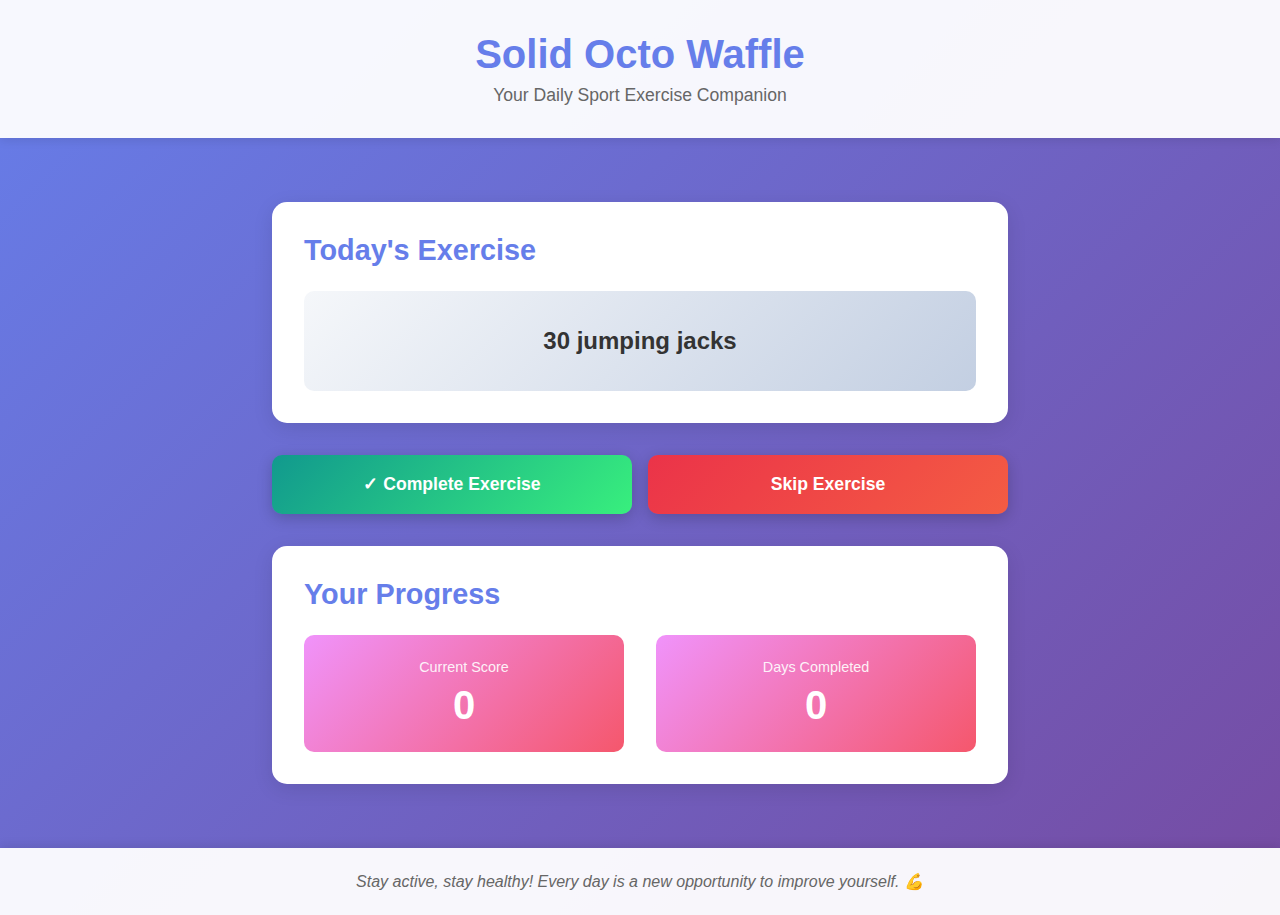
<file: index.html>
<!DOCTYPE html>
<html lang="en">
<head>
    <meta charset="UTF-8">
    <meta name="viewport" content="width=device-width, initial-scale=1.0">
    <title>Solid Octo Waffle</title>
    <link rel="stylesheet" href="styles.css">
    <script src="script.js" defer></script>
</head>
<body>
    <header>
        <h1>Solid Octo Waffle</h1>
        <p class="subtitle">Your Daily Sport Exercise Companion</p>
    </header>

    <main>
        <section id="exercise-section">
            <h2>Today's Exercise</h2>
            <div id="exercise-display" class="exercise-card">
                <p id="exercise-text">Loading exercise...</p>
            </div>
        </section>

        <section id="actions-section">
            <button id="complete-btn" class="btn btn-complete">✓ Complete Exercise</button>
            <button id="skip-btn" class="btn btn-skip">Skip Exercise</button>
        </section>

        <section id="score-section">
            <h2>Your Progress</h2>
            <div class="score-display">
                <div class="score-item">
                    <span class="score-label">Current Score</span>
                    <span id="score-value" class="score-value">0</span>
                </div>
                <div class="score-item">
                    <span class="score-label">Days Completed</span>
                    <span id="days-completed" class="score-value">0</span>
                </div>
            </div>
        </section>
    </main>

    <footer>
        <p class="motivational-message">Stay active, stay healthy! Every day is a new opportunity to improve yourself. 💪</p>
    </footer>
</body>
</html>
</file>
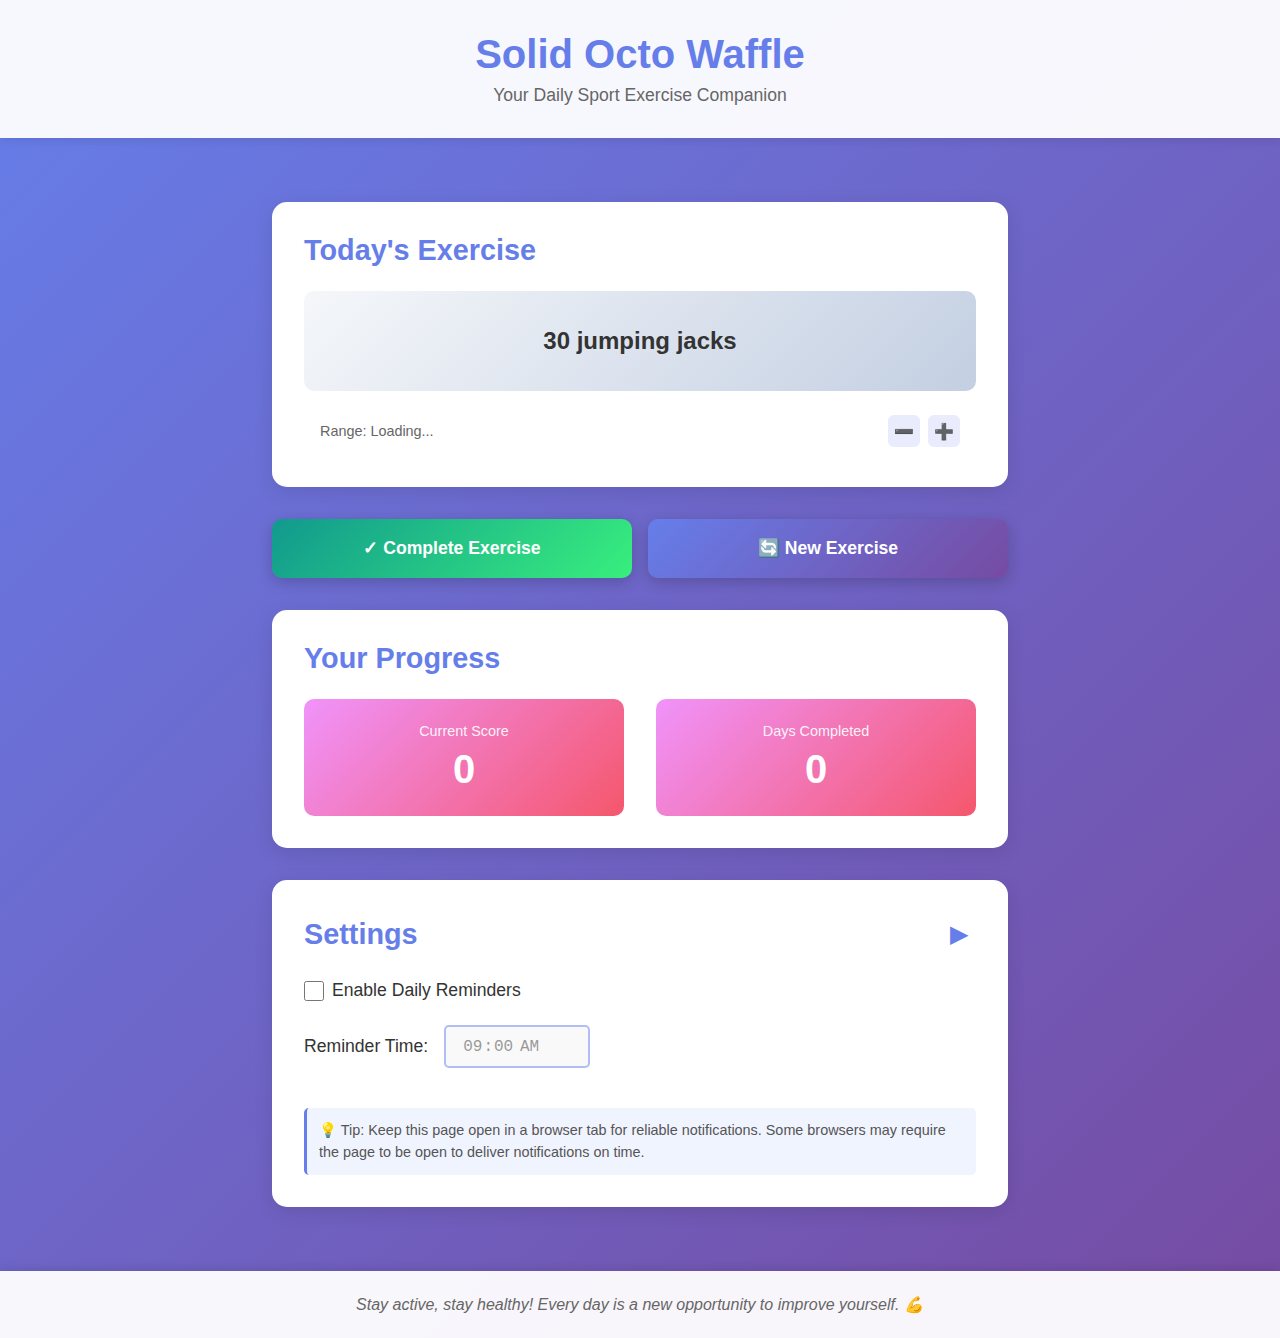
<file: src/index.html>
<!DOCTYPE html>
<html lang="en">
<head>
    <meta charset="UTF-8">
    <meta name="viewport" content="width=device-width, initial-scale=1.0">
    <title>Solid Octo Waffle</title>
    
    <!-- PWA Meta Tags -->
    <meta name="description" content="Your Daily Sport Exercise Companion - Stay active with random daily exercises and track your progress">
    <meta name="theme-color" content="#4CAF50">
    <meta name="apple-mobile-web-app-capable" content="yes">
    <meta name="apple-mobile-web-app-status-bar-style" content="default">
    <meta name="apple-mobile-web-app-title" content="Daily Exercise">
    <link rel="manifest" href="manifest.json">
    
    <!-- Favicons -->
    <link rel="icon" type="image/x-icon" href="favicon.ico">
    <link rel="icon" type="image/svg+xml" href="favicon.svg">
    <link rel="icon" type="image/png" sizes="16x16" href="favicon-16x16.png">
    <link rel="icon" type="image/png" sizes="32x32" href="favicon-32x32.png">
    <link rel="icon" type="image/png" sizes="48x48" href="favicon-48x48.png">
    <link rel="apple-touch-icon" sizes="180x180" href="favicon-180x180.png">
    <link rel="icon" type="image/png" sizes="192x192" href="favicon-192x192.png">
    <link rel="icon" type="image/png" sizes="512x512" href="favicon-512x512.png">
    
    <link rel="stylesheet" href="styles.css">
    <script src="script.js" defer></script>
</head>
<body>
    <!-- Update notification banner -->
    <div id="update-banner" class="update-banner" style="display: none;">
        <div class="update-content">
            <span class="update-message">🎉 A new version is available!</span>
            <button id="update-btn" class="btn-update">Update Now</button>
            <button id="dismiss-update-btn" class="btn-dismiss">Later</button>
        </div>
    </div>
    
    <header>
        <h1>Solid Octo Waffle</h1>
        <p class="subtitle">Your Daily Sport Exercise Companion</p>
    </header>

    <main>
        <section id="exercise-section">
            <h2>Today's Exercise</h2>
            <div id="exercise-display" class="exercise-card">
                <p id="exercise-text">Loading exercise...</p>
            </div>
            <div id="range-info" class="range-info">
                <span id="range-text" class="range-text">Range: Loading...</span>
                <div class="range-controls">
                    <button id="decrease-range-btn" class="btn-range-small" title="Decrease range">➖</button>
                    <button id="increase-range-btn" class="btn-range-small" title="Increase range">➕</button>
                </div>
            </div>
        </section>

        <section id="actions-section">
            <button id="complete-btn" class="btn btn-complete">✓ Complete Exercise</button>
            <button id="new-exercise-btn" class="btn btn-new">🔄 New Exercise</button>
        </section>

        <section id="score-section">
            <h2>Your Progress</h2>
            <div class="score-display">
                <div class="score-item">
                    <span class="score-label">Current Score</span>
                    <span id="score-value" class="score-value">0</span>
                </div>
                <div class="score-item">
                    <span class="score-label">Days Completed</span>
                    <span id="days-completed" class="score-value">0</span>
                </div>
            </div>
        </section>

        <section id="settings-section">
            <h2>
                <span>Settings</span>
                <button id="settings-toggle" class="toggle-btn" title="Toggle settings">▶</button>
            </h2>
            <div id="settings-content" class="settings-content">
                <div class="setting-item">
                    <label class="setting-label">
                        <input type="checkbox" id="notifications-toggle" class="toggle-checkbox">
                        <span>Enable Daily Reminders</span>
                    </label>
                </div>
                <div class="setting-item" id="time-picker-container">
                    <label for="notification-time" class="setting-label">Reminder Time:</label>
                    <input type="time" id="notification-time" class="time-input" value="20:00">
                </div>
                <div class="setting-info">
                    <p>💡 Tip: Keep this page open in a browser tab for reliable notifications. Some browsers may require the page to be open to deliver notifications on time.</p>
                </div>
            </div>
        </section>
    </main>

    <footer>
        <p id="motivational-message" class="motivational-message">Stay active, stay healthy! Every day is a new opportunity to improve yourself. 💪</p>
    </footer>
</body>
</html>
</file>
<file: styles.css>
/* Stylesheet for Random Daily Sport Exercise App */

/* Basic reset */
* {
    margin: 0;
    padding: 0;
    box-sizing: border-box;
}

body {
    font-family: 'Segoe UI', Tahoma, Geneva, Verdana, sans-serif;
    background: linear-gradient(135deg, #667eea 0%, #764ba2 100%);
    min-height: 100vh;
    display: flex;
    flex-direction: column;
    color: #333;
}

/* Header Styles */
header {
    background-color: rgba(255, 255, 255, 0.95);
    padding: 2rem;
    text-align: center;
    box-shadow: 0 2px 10px rgba(0, 0, 0, 0.1);
}

header h1 {
    color: #667eea;
    font-size: 2.5rem;
    margin-bottom: 0.5rem;
}

.subtitle {
    color: #666;
    font-size: 1.1rem;
}

/* Main Content */
main {
    flex: 1;
    max-width: 800px;
    width: 90%;
    margin: 2rem auto;
    padding: 2rem;
}

/* Exercise Section */
#exercise-section {
    background-color: white;
    border-radius: 15px;
    padding: 2rem;
    margin-bottom: 2rem;
    box-shadow: 0 5px 20px rgba(0, 0, 0, 0.1);
}

#exercise-section h2 {
    color: #667eea;
    margin-bottom: 1.5rem;
    font-size: 1.8rem;
}

.exercise-card {
    background: linear-gradient(135deg, #f5f7fa 0%, #c3cfe2 100%);
    border-radius: 10px;
    padding: 2rem;
    min-height: 100px;
    display: flex;
    align-items: center;
    justify-content: center;
}

#exercise-text {
    font-size: 1.5rem;
    font-weight: 600;
    color: #333;
    text-align: center;
}

/* Actions Section */
#actions-section {
    display: flex;
    gap: 1rem;
    margin-bottom: 2rem;
    flex-wrap: wrap;
}

.btn {
    flex: 1;
    min-width: 200px;
    padding: 1.2rem 2rem;
    font-size: 1.1rem;
    font-weight: 600;
    border: none;
    border-radius: 10px;
    cursor: pointer;
    transition: all 0.3s ease;
    box-shadow: 0 4px 15px rgba(0, 0, 0, 0.2);
}

.btn:hover {
    transform: translateY(-2px);
    box-shadow: 0 6px 20px rgba(0, 0, 0, 0.3);
}

.btn:active {
    transform: translateY(0);
}

.btn-complete {
    background: linear-gradient(135deg, #11998e 0%, #38ef7d 100%);
    color: white;
}

.btn-skip {
    background: linear-gradient(135deg, #eb3349 0%, #f45c43 100%);
    color: white;
}

/* Score Section */
#score-section {
    background-color: white;
    border-radius: 15px;
    padding: 2rem;
    box-shadow: 0 5px 20px rgba(0, 0, 0, 0.1);
}

#score-section h2 {
    color: #667eea;
    margin-bottom: 1.5rem;
    font-size: 1.8rem;
}

.score-display {
    display: flex;
    gap: 2rem;
    flex-wrap: wrap;
}

.score-item {
    flex: 1;
    min-width: 150px;
    background: linear-gradient(135deg, #f093fb 0%, #f5576c 100%);
    padding: 1.5rem;
    border-radius: 10px;
    text-align: center;
    color: white;
}

.score-label {
    display: block;
    font-size: 0.9rem;
    margin-bottom: 0.5rem;
    opacity: 0.9;
}

.score-value {
    display: block;
    font-size: 2.5rem;
    font-weight: bold;
}

/* Footer */
footer {
    background-color: rgba(255, 255, 255, 0.95);
    padding: 1.5rem;
    text-align: center;
    box-shadow: 0 -2px 10px rgba(0, 0, 0, 0.1);
}

.motivational-message {
    color: #666;
    font-size: 1rem;
    font-style: italic;
}

/* Responsive Design */
@media (max-width: 768px) {
    header h1 {
        font-size: 2rem;
    }

    main {
        padding: 1rem;
    }

    #exercise-text {
        font-size: 1.2rem;
    }

    #actions-section {
        flex-direction: column;
    }

    .btn {
        min-width: 100%;
    }

    .score-display {
        flex-direction: column;
    }
}
</file>
<file: src/styles.css>
/* Stylesheet for Random Daily Sport Exercise App */

/* Basic reset */
* {
    margin: 0;
    padding: 0;
    box-sizing: border-box;
}

body {
    font-family: 'Segoe UI', Tahoma, Geneva, Verdana, sans-serif;
    background: linear-gradient(135deg, #667eea 0%, #764ba2 100%);
    min-height: 100vh;
    display: flex;
    flex-direction: column;
    color: #333;
}

/* Header Styles */
header {
    background-color: rgba(255, 255, 255, 0.95);
    padding: 2rem;
    text-align: center;
    box-shadow: 0 2px 10px rgba(0, 0, 0, 0.1);
}

header h1 {
    color: #667eea;
    font-size: 2.5rem;
    margin-bottom: 0.5rem;
}

.subtitle {
    color: #666;
    font-size: 1.1rem;
}

/* Main Content */
main {
    flex: 1;
    max-width: 800px;
    width: 90%;
    margin: 2rem auto;
    padding: 2rem;
}

/* Exercise Section */
#exercise-section {
    background-color: white;
    border-radius: 15px;
    padding: 2rem;
    margin-bottom: 2rem;
    box-shadow: 0 5px 20px rgba(0, 0, 0, 0.1);
}

#exercise-section h2 {
    color: #667eea;
    margin-bottom: 1.5rem;
    font-size: 1.8rem;
}

.exercise-card {
    background: linear-gradient(135deg, #f5f7fa 0%, #c3cfe2 100%);
    border-radius: 10px;
    padding: 2rem;
    min-height: 100px;
    display: flex;
    align-items: center;
    justify-content: center;
}

#exercise-text {
    font-size: 1.5rem;
    font-weight: 600;
    color: #333;
    text-align: center;
}

/* Range Info Section */
.range-info {
    display: flex;
    justify-content: space-between;
    align-items: center;
    margin-top: 1rem;
    padding: 0.5rem 1rem;
    background-color: rgba(255, 255, 255, 0.5);
    border-radius: 8px;
}

.range-text {
    font-size: 0.9rem;
    color: #666;
    font-weight: 500;
}

/* Range Controls */
.range-controls {
    display: flex;
    gap: 0.5rem;
}

.btn-range-small {
    width: 32px;
    height: 32px;
    padding: 0;
    font-size: 1rem;
    font-weight: 600;
    border: none;
    border-radius: 6px;
    cursor: pointer;
    transition: all 0.2s ease;
    background-color: rgba(102, 126, 234, 0.15);
    color: #667eea;
    box-shadow: none;
}

.btn-range-small:hover:not(:disabled) {
    background-color: rgba(102, 126, 234, 0.25);
    transform: scale(1.05);
}

.btn-range-small:active:not(:disabled) {
    transform: scale(0.95);
}

.btn-range-small:disabled {
    opacity: 0.3;
    cursor: not-allowed;
}

/* Actions Section */
#actions-section {
    display: flex;
    gap: 1rem;
    margin-bottom: 2rem;
    flex-wrap: wrap;
}

.btn {
    flex: 1;
    min-width: 200px;
    padding: 1.2rem 2rem;
    font-size: 1.1rem;
    font-weight: 600;
    border: none;
    border-radius: 10px;
    cursor: pointer;
    transition: all 0.3s ease;
    box-shadow: 0 4px 15px rgba(0, 0, 0, 0.2);
}

.btn:hover {
    transform: translateY(-2px);
    box-shadow: 0 6px 20px rgba(0, 0, 0, 0.3);
}

.btn:active {
    transform: translateY(0);
}

.btn-complete {
    background: linear-gradient(135deg, #11998e 0%, #38ef7d 100%);
    color: white;
}

.btn-new {
    background: linear-gradient(135deg, #667eea 0%, #764ba2 100%);
    color: white;
}

/* Score Section */
#score-section {
    background-color: white;
    border-radius: 15px;
    padding: 2rem;
    box-shadow: 0 5px 20px rgba(0, 0, 0, 0.1);
}

#score-section h2 {
    color: #667eea;
    margin-bottom: 1.5rem;
    font-size: 1.8rem;
}

.score-display {
    display: flex;
    gap: 2rem;
    flex-wrap: wrap;
}

.score-item {
    flex: 1;
    min-width: 150px;
    background: linear-gradient(135deg, #f093fb 0%, #f5576c 100%);
    padding: 1.5rem;
    border-radius: 10px;
    text-align: center;
    color: white;
}

.score-label {
    display: block;
    font-size: 0.9rem;
    margin-bottom: 0.5rem;
    opacity: 0.9;
}

.score-value {
    display: block;
    font-size: 2.5rem;
    font-weight: bold;
}

/* Settings Section */
#settings-section {
    background-color: white;
    border-radius: 15px;
    padding: 2rem;
    margin-top: 2rem;
    box-shadow: 0 5px 20px rgba(0, 0, 0, 0.1);
}

#settings-section h2 {
    color: #667eea;
    margin-bottom: 1.5rem;
    font-size: 1.8rem;
    display: flex;
    align-items: center;
    justify-content: space-between;
    cursor: pointer;
}

.toggle-btn {
    background: none;
    border: none;
    font-size: 1.5rem;
    cursor: pointer;
    padding: 0.5rem;
    color: #667eea;
    transition: transform 0.3s ease;
}

.toggle-btn:hover {
    transform: scale(1.1);
}

.settings-content {
    display: flex;
    flex-direction: column;
    gap: 1.5rem;
}

.setting-item {
    display: flex;
    align-items: center;
    gap: 1rem;
}

.setting-label {
    display: flex;
    align-items: center;
    gap: 0.5rem;
    font-size: 1.1rem;
    color: #333;
    cursor: pointer;
}

.toggle-checkbox {
    width: 20px;
    height: 20px;
    cursor: pointer;
}

.time-input {
    padding: 0.5rem 1rem;
    font-size: 1rem;
    border: 2px solid #667eea;
    border-radius: 5px;
    color: #333;
    cursor: pointer;
}

.time-input:disabled {
    opacity: 0.5;
    cursor: not-allowed;
    background-color: #f5f5f5;
}

.setting-info {
    margin-top: 1rem;
    padding: 0.75rem;
    background-color: #f0f4ff;
    border-left: 3px solid #667eea;
    border-radius: 5px;
}

.setting-info p {
    margin: 0;
    font-size: 0.9rem;
    color: #555;
    line-height: 1.5;
}

/* Footer */
footer {
    background-color: rgba(255, 255, 255, 0.95);
    padding: 1.5rem;
    text-align: center;
    box-shadow: 0 -2px 10px rgba(0, 0, 0, 0.1);
}

.motivational-message {
    color: #666;
    font-size: 1rem;
    font-style: italic;
}

/* Responsive Design */
@media (max-width: 768px) {
    header h1 {
        font-size: 2rem;
    }

    main {
        padding: 1rem;
    }

    #exercise-text {
        font-size: 1.2rem;
    }

    #actions-section {
        flex-direction: column;
    }

    .btn {
        min-width: 100%;
    }

    .score-display {
        flex-direction: column;
    }
}
</file>
